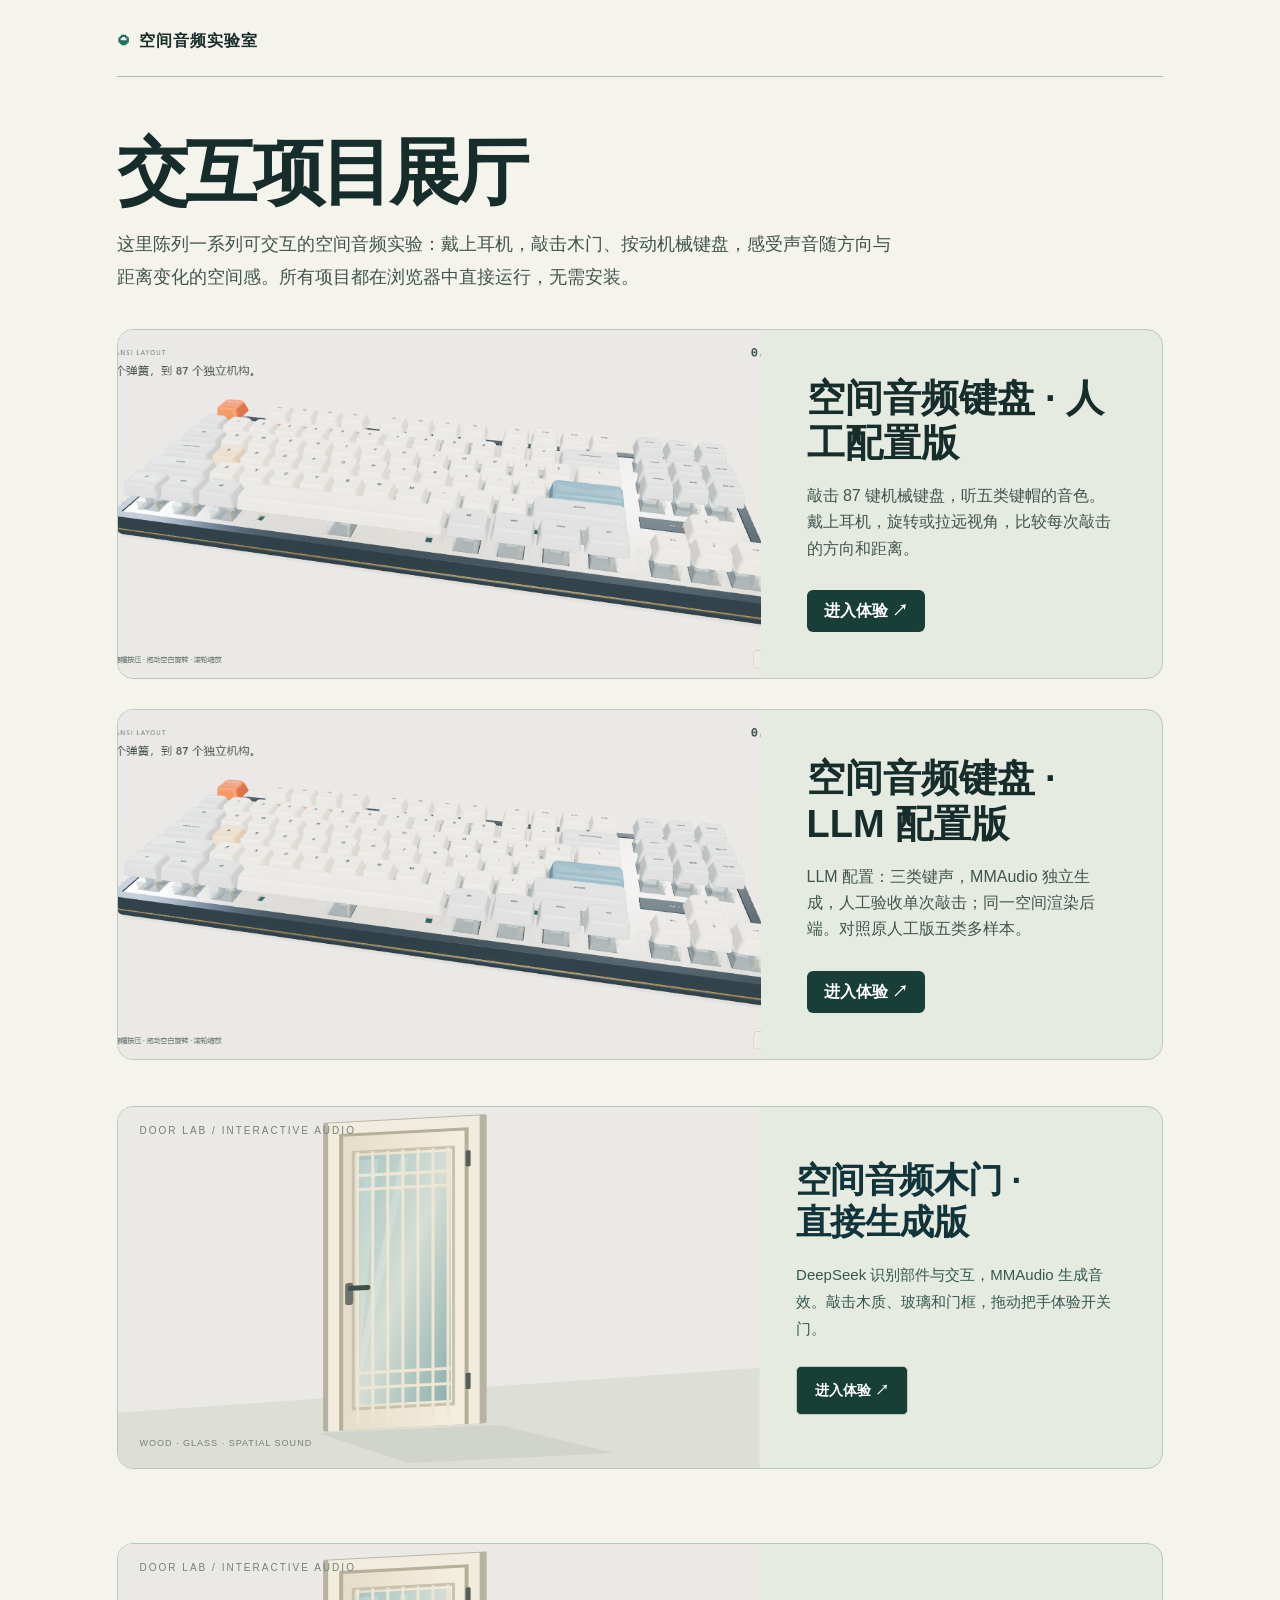
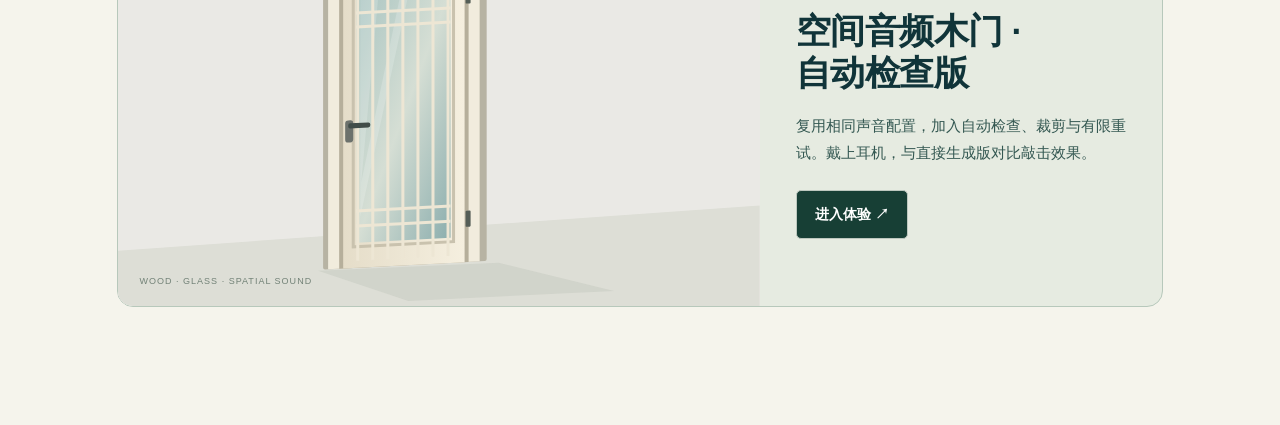
<file: index.html>
<!doctype html>
<html lang="zh-CN"><head><meta charset="utf-8"><meta name="viewport" content="width=device-width,initial-scale=1"><title>项目展厅 · 空间音频</title>
<style>
:root{color-scheme:light;font:16px/1.65 "Segoe UI","Microsoft YaHei",sans-serif;color:#172d2c;background:#f5f4ec}*{box-sizing:border-box}body{max-width:1200px;margin:auto;padding:0 clamp(20px,6vw,80px) 60px}header{padding:23px 0 17px;border-bottom:1px solid #aeb8ac;display:flex;gap:10px;align-items:center;font-weight:650;letter-spacing:.06em}header i{font-size:22px;font-style:normal;color:#21705f}h1{font-size:clamp(38px,6vw,72px);line-height:1.15;letter-spacing:-.055em;margin:54px 0 28px}article{margin:16px 0 30px}article a{display:grid;grid-template-columns:1.6fr 1fr;text-decoration:none;color:inherit;background:#e6ebe1;border:1px solid #bdc8bf;border-radius:16px;overflow:hidden}a:focus-visible{outline:4px solid #047b67;outline-offset:4px}.image{margin:0;min-height:250px;display:grid;background:#152a2c}.image img{width:100%;height:100%;object-fit:cover}.copy{padding:clamp(22px,4vw,46px);display:flex;align-items:flex-start;justify-content:center;flex-direction:column}h2{font-size:clamp(24px,3vw,38px);line-height:1.2;margin:0}.copy p{color:#41544f;font-size:16px;margin:16px 0 28px}.open{border-radius:6px;background:#183e37;color:white;padding:8px 17px;font-weight:600}a:hover .open{background:#28634f}@media(max-width:700px){article a{grid-template-columns:1fr}.image{min-height:140px}h1{margin-top:30px}}.intro{max-width:780px;color:#41544f;font-size:clamp(16px,2vw,18px);line-height:1.85;margin:-14px 0 34px}
</style></head><body><header><i aria-hidden="true">◒</i>空间音频实验室</header><main><h1>交互项目展厅</h1><p class="intro">这里陈列一系列可交互的空间音频实验：戴上耳机，敲击木门、按动机械键盘，感受声音随方向与距离变化的空间感。所有项目都在浏览器中直接运行，无需安装。</p><div id="projects"></div></main>
<script type="module">
import {projects} from './projects.js';
for(const p of projects){
  const card=document.createElement('article'),link=document.createElement('a');link.href=p.url;
  if(p.cover){const figure=document.createElement('figure'),img=document.createElement('img');figure.className='image';img.src=p.cover;img.alt=p.alt||'';figure.append(img);link.append(figure);}
  const copy=document.createElement('div'),name=document.createElement('h2'),desc=document.createElement('p'),open=document.createElement('span');copy.className='copy';name.textContent=p.title;desc.textContent=p.description;open.className='open';open.textContent='进入体验 ↗';copy.append(name,desc,open);link.append(copy);card.append(link);document.querySelector('#projects').append(card);
}
</script><!-- door-comparison:start --><style>
#door-comparison{box-sizing:border-box;max-width:1120px;margin:28px auto;padding:0;display:grid;gap:28px;font-family:inherit;color:#103439;background:transparent}
#door-comparison *{box-sizing:border-box}
#door-comparison .door-project{display:grid;grid-template-columns:61.5% 38.5%;border:1px solid #b7c8bb;border-radius:16px;overflow:hidden;background:#e6ebe1;min-width:0}
#door-comparison .door-cover{display:block;width:100%;height:100%;min-height:290px;object-fit:cover;background:#eae9e5}
#door-comparison .door-copy{padding:40px 36px;display:flex;flex-direction:column;align-items:flex-start;justify-content:center}
#door-comparison h2{font-size:clamp(23px,2.7vw,36px);line-height:1.2;margin:0 0 18px;font-weight:800;letter-spacing:-.6px;color:#103439}
#door-comparison p{font-size:15px;line-height:1.8;margin:0 0 24px;color:#345852}
#door-comparison a.door-enter{display:inline-block;padding:12px 18px;background:#173f35;color:#fff;border-radius:5px;text-decoration:none;font-weight:700;font-size:14px}
#door-comparison a.door-enter:hover{background:#285c4c}#door-comparison a:focus-visible{outline:3px solid #6e9475;outline-offset:4px}
@media(max-width:650px){#door-comparison .door-project{grid-template-columns:1fr}#door-comparison .door-cover{min-height:0;aspect-ratio:16/9}#door-comparison .door-copy{padding:26px}#door-comparison{margin:24px 0}}
</style><section id="door-comparison" aria-label="空间音频木门项目"><article class="door-project"><img class="door-cover" src="./door-covers/door-v1.svg" alt="带格栅玻璃和金属把手的木门插画"/><div class="door-copy"><h2>空间音频木门 ·<br>直接生成版</h2><p>DeepSeek 识别部件与交互，MMAudio 生成音效。敲击木质、玻璃和门框，拖动把手体验开关门。</p><a class="door-enter" href="./projects/door-generated/">进入体验 ↗</a></div></article><article class="door-project"><img class="door-cover" src="./door-covers/door-v1.svg" alt="带格栅玻璃和金属把手的木门插画"/><div class="door-copy"><h2>空间音频木门 ·<br>自动检查版</h2><p>复用相同声音配置，加入自动检查、裁剪与有限重试。戴上耳机，与直接生成版对比敲击效果。</p><a class="door-enter" href="./projects/door-checked/">进入体验 ↗</a></div></article></section><script>(()=>{function fit(){const section=document.getElementById('door-comparison');const link=[...document.querySelectorAll('a[href]')].find(a=>!section.contains(a)&&/keyboard/i.test(a.getAttribute('href')));if(!link)return;let e=link;while(e&&e!==document.body){const r=e.getBoundingClientRect();const cs=getComputedStyle(e);if(r.width>450&&(e.querySelector('img')||cs.display==='grid'||cs.display==='flex')){section.style.maxWidth=r.width+'px';break;}e=e.parentElement;}}window.addEventListener('load',fit);window.addEventListener('resize',fit);fit();})();</script><!-- door-comparison:end -->
</body></html>
</file>
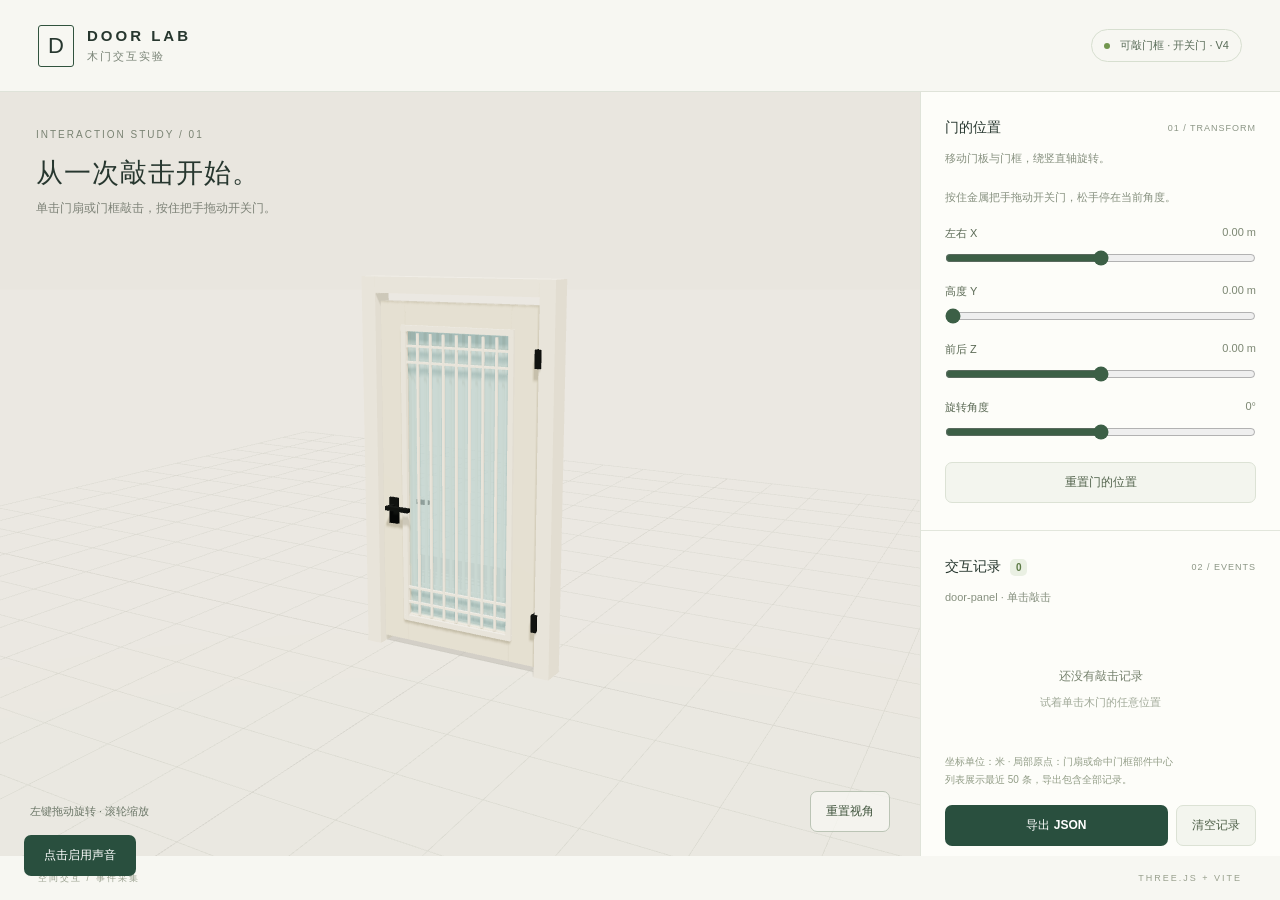
<file: projects/door-checked/index.html>
<!doctype html>
<html lang="zh-CN">
  <head>
    <meta charset="UTF-8" />
    <meta name="viewport" content="width=device-width, initial-scale=1.0" />
    <meta name="theme-color" content="#e9e6df" />
    <title>Door Lab · 木门交互实验</title>
    <script type="module" crossorigin src="./assets/index-1VOXRAPU.js"></script>
    <link rel="stylesheet" crossorigin href="./assets/index-BPGrjDKr.css">
  </head>
  <body>
    <div class="app">
      <header>
        <div class="brand"><span class="brand-icon">D</span><div><h1>DOOR LAB</h1><p>木门交互实验</p></div></div>
        <span class="badge"><i></i> 可敲门框 · 开关门 · V4</span>
      </header>
      <main>
        <section class="viewport" aria-label="三维木门场景">
          <div class="scene-heading"><span class="eyebrow">INTERACTION STUDY / 01</span><h2>从一次敲击开始。</h2><p>单击门扇或门框敲击，按住把手拖动开关门。</p></div>
          <div id="scene"></div>
          <div class="scene-footer"><span>左键拖动旋转 · 滚轮缩放</span><button id="reset-camera" class="quiet">重置视角</button></div>
          <div id="scene-error" role="alert" hidden></div>
        </section>
        <aside>
          <section class="panel">
            <div class="section-title"><h2>门的位置</h2><span>01 / TRANSFORM</span></div>
            <p class="muted">移动门板与门框，绕竖直轴旋转。</p>
            <p class="muted">按住金属把手拖动开关门，松手停在当前角度。</p><form id="transform-controls">
              <label for="position-x">左右 X <output id="value-x">0.00 m</output></label>
              <input id="position-x" name="x" type="range" min="-2" max="2" step="0.01" value="0" />
              <label for="position-y">高度 Y <output id="value-y">0.00 m</output></label>
              <input id="position-y" name="y" type="range" min="0" max="1.5" step="0.01" value="0" />
              <label for="position-z">前后 Z <output id="value-z">0.00 m</output></label>
              <input id="position-z" name="z" type="range" min="-2" max="2" step="0.01" value="0" />
              <label for="rotation-y">旋转角度 <output id="value-rotation">0°</output></label>
              <input id="rotation-y" name="rotation" type="range" min="-180" max="180" step="1" value="0" />
              <button id="reset-door" type="button" class="secondary">重置门的位置</button>
            </form>
          </section>
          <section class="panel events-panel">
            <div class="section-title"><h2>交互记录 <span id="event-count" class="count">0</span></h2><span>02 / EVENTS</span></div>
            <p class="muted">door-panel · 单击敲击 <span id="event-status" role="status" aria-live="polite"></span></p>
            <div id="event-list"><p class="empty">还没有敲击记录<br><span>试着单击木门的任意位置</span></p></div>
            <p class="coordinate-note">坐标单位：米 · 局部原点：门扇或命中门框部件中心<br>列表展示最近 50 条，导出包含全部记录。</p>
            <div class="actions"><button id="export-events">导出 JSON</button><button id="clear-events" class="secondary">清空记录</button></div>
          </section>
        </aside>
      </main>
      <footer><span>空间交互 / 事件采集</span><span>THREE.JS + VITE</span></footer>
    </div>
  </body>
</html>
</file>
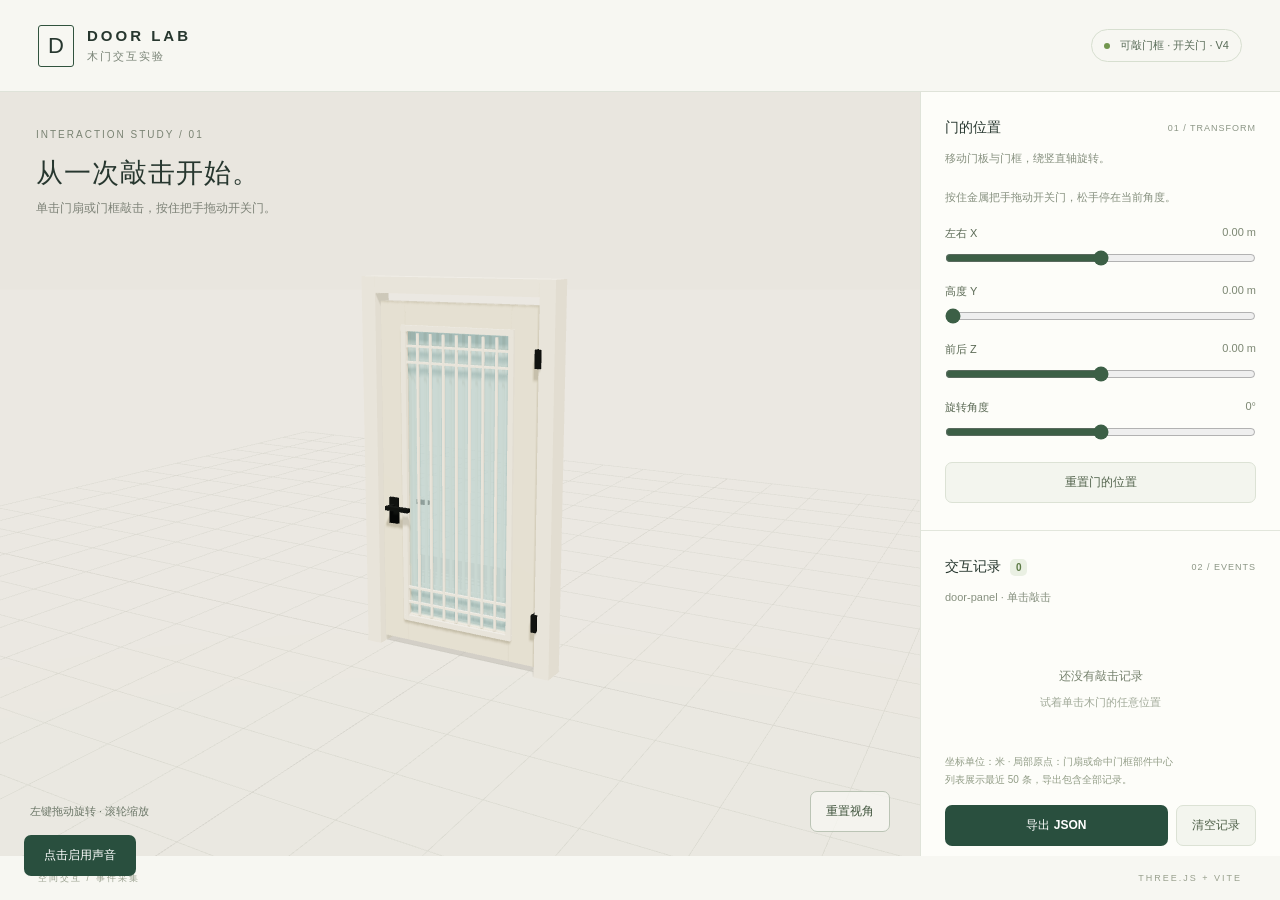
<file: projects/door-generated/index.html>
<!doctype html>
<html lang="zh-CN">
  <head>
    <meta charset="UTF-8" />
    <meta name="viewport" content="width=device-width, initial-scale=1.0" />
    <meta name="theme-color" content="#e9e6df" />
    <title>Door Lab · 木门交互实验</title>
    <script type="module" crossorigin src="./assets/index-RiJ3pkN9.js"></script>
    <link rel="stylesheet" crossorigin href="./assets/index-BPGrjDKr.css">
  </head>
  <body>
    <div class="app">
      <header>
        <div class="brand"><span class="brand-icon">D</span><div><h1>DOOR LAB</h1><p>木门交互实验</p></div></div>
        <span class="badge"><i></i> 可敲门框 · 开关门 · V4</span>
      </header>
      <main>
        <section class="viewport" aria-label="三维木门场景">
          <div class="scene-heading"><span class="eyebrow">INTERACTION STUDY / 01</span><h2>从一次敲击开始。</h2><p>单击门扇或门框敲击，按住把手拖动开关门。</p></div>
          <div id="scene"></div>
          <div class="scene-footer"><span>左键拖动旋转 · 滚轮缩放</span><button id="reset-camera" class="quiet">重置视角</button></div>
          <div id="scene-error" role="alert" hidden></div>
        </section>
        <aside>
          <section class="panel">
            <div class="section-title"><h2>门的位置</h2><span>01 / TRANSFORM</span></div>
            <p class="muted">移动门板与门框，绕竖直轴旋转。</p>
            <p class="muted">按住金属把手拖动开关门，松手停在当前角度。</p><form id="transform-controls">
              <label for="position-x">左右 X <output id="value-x">0.00 m</output></label>
              <input id="position-x" name="x" type="range" min="-2" max="2" step="0.01" value="0" />
              <label for="position-y">高度 Y <output id="value-y">0.00 m</output></label>
              <input id="position-y" name="y" type="range" min="0" max="1.5" step="0.01" value="0" />
              <label for="position-z">前后 Z <output id="value-z">0.00 m</output></label>
              <input id="position-z" name="z" type="range" min="-2" max="2" step="0.01" value="0" />
              <label for="rotation-y">旋转角度 <output id="value-rotation">0°</output></label>
              <input id="rotation-y" name="rotation" type="range" min="-180" max="180" step="1" value="0" />
              <button id="reset-door" type="button" class="secondary">重置门的位置</button>
            </form>
          </section>
          <section class="panel events-panel">
            <div class="section-title"><h2>交互记录 <span id="event-count" class="count">0</span></h2><span>02 / EVENTS</span></div>
            <p class="muted">door-panel · 单击敲击 <span id="event-status" role="status" aria-live="polite"></span></p>
            <div id="event-list"><p class="empty">还没有敲击记录<br><span>试着单击木门的任意位置</span></p></div>
            <p class="coordinate-note">坐标单位：米 · 局部原点：门扇或命中门框部件中心<br>列表展示最近 50 条，导出包含全部记录。</p>
            <div class="actions"><button id="export-events">导出 JSON</button><button id="clear-events" class="secondary">清空记录</button></div>
          </section>
        </aside>
      </main>
      <footer><span>空间交互 / 事件采集</span><span>THREE.JS + VITE</span></footer>
    </div>
  </body>
</html>
</file>
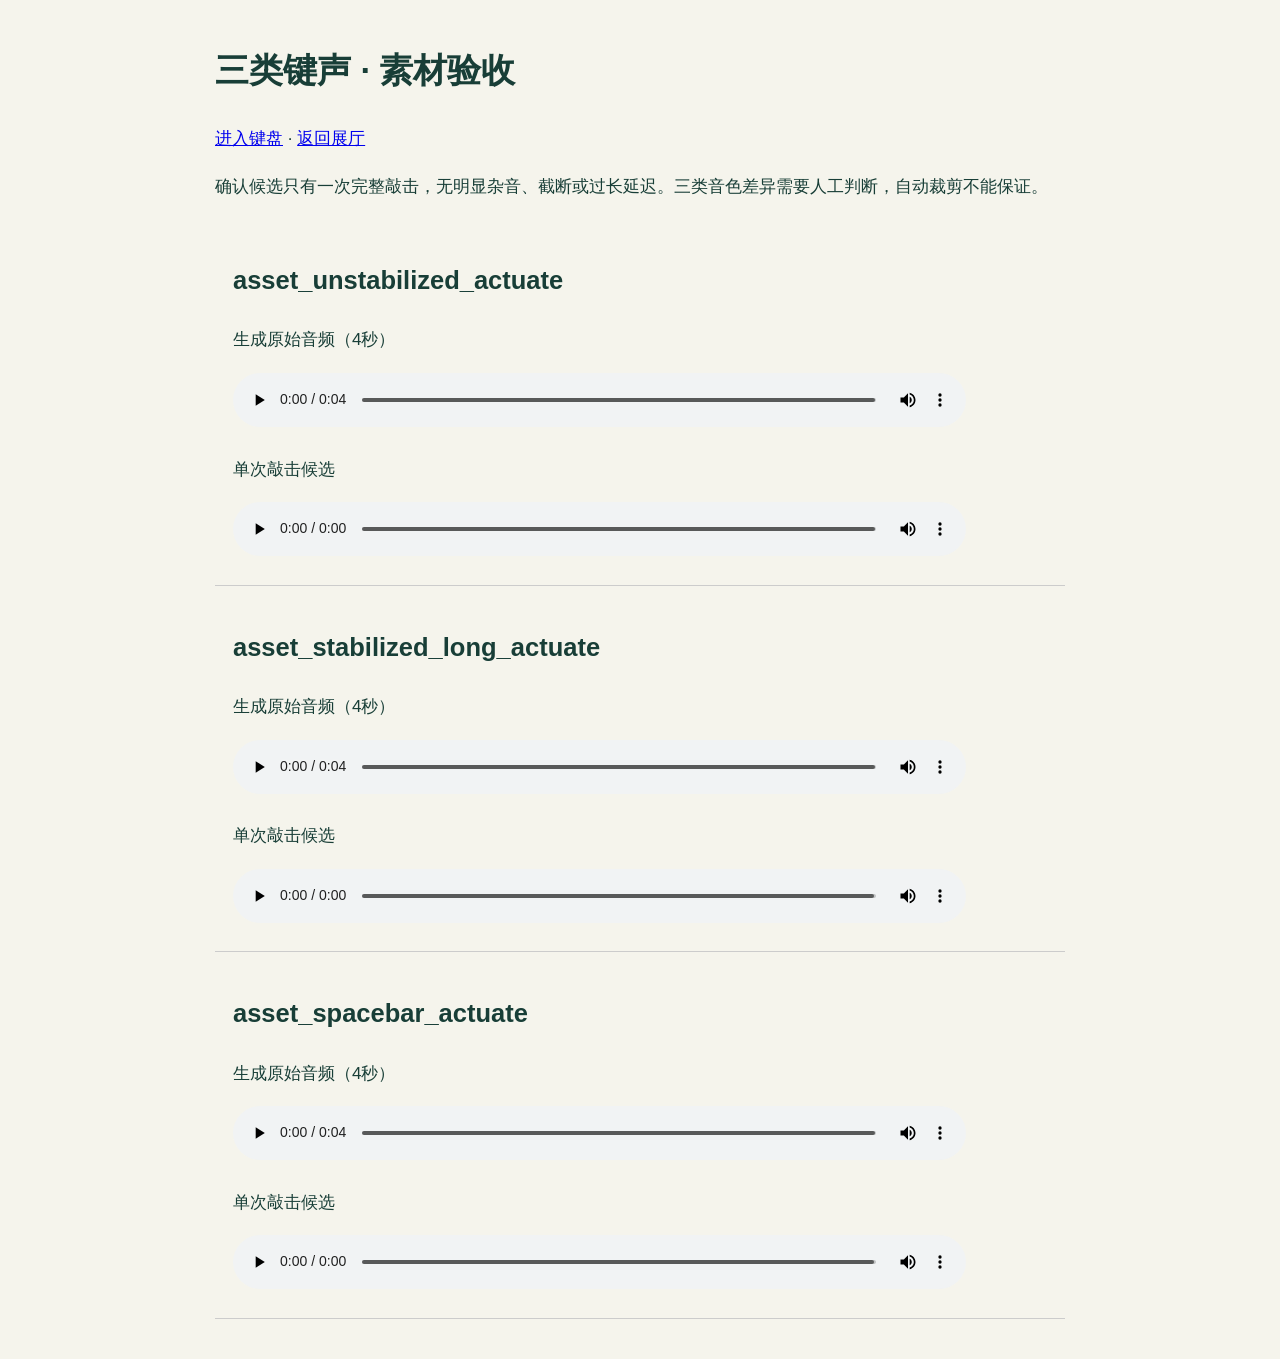
<file: projects/keyboard-llm-v2/review.html>
<!doctype html><meta charset="utf-8"><title>LLM 音效验收</title><style>body{max-width:850px;margin:40px auto;font:17px/1.8 sans-serif;background:#f5f4ec;color:#183e37}section{padding:18px;border-bottom:1px solid #ccc}audio{width:90%}</style><h1>三类键声 · 素材验收</h1><p><a href="./">进入键盘</a> · <a href="../../">返回展厅</a></p><p>确认候选只有一次完整敲击，无明显杂音、截断或过长延迟。三类音色差异需要人工判断，自动裁剪不能保证。</p><section><h2>asset_unstabilized_actuate</h2><p>生成原始音频（4秒）</p><audio controls src="raw/asset_unstabilized_actuate.flac"></audio><p>单次敲击候选</p><audio controls src="audio/llm-v2/unstabilized.wav"></audio></section><section><h2>asset_stabilized_long_actuate</h2><p>生成原始音频（4秒）</p><audio controls src="raw/asset_stabilized_long_actuate.flac"></audio><p>单次敲击候选</p><audio controls src="audio/llm-v2/stabilized_long.wav"></audio></section><section><h2>asset_spacebar_actuate</h2><p>生成原始音频（4秒）</p><audio controls src="raw/asset_spacebar_actuate.flac"></audio><p>单次敲击候选</p><audio controls src="audio/llm-v2/spacebar.wav"></audio></section>
</file>
<file: projects/door-checked/assets/index-BPGrjDKr.css>
:root{font-family:Inter,Segoe UI,Microsoft YaHei,sans-serif;color:#27372f;background:#f7f7f2;font-synthesis:none;font-weight:400}*{box-sizing:border-box}body{margin:0}button,input{font:inherit}button{cursor:pointer;border:0;border-radius:7px;background:#294f3e;color:#fff;padding:11px 15px;font-size:12px;font-weight:600}button:hover{filter:brightness(1.1)}button:focus-visible,input:focus-visible{outline:3px solid #8dba54;outline-offset:3px}.app{max-width:1800px;margin:auto}header{height:92px;display:flex;align-items:center;justify-content:space-between;padding:0 38px;border-bottom:1px solid #dfe3d9}.brand{display:flex;gap:13px;align-items:center}.brand-icon{display:grid;place-items:center;width:36px;height:42px;border:1px solid #31533e;border-radius:3px;font-size:22px}.brand h1{font-size:15px;letter-spacing:3px;margin:0}.brand p{font-size:11px;color:#798376;margin:5px 0 0;letter-spacing:2px}.badge{border:1px solid #d7dfd0;border-radius:20px;padding:8px 12px;font-size:11px;color:#586b57}.badge i{display:inline-block;width:6px;height:6px;border-radius:50%;background:#72964e;margin-right:7px}main{display:grid;grid-template-columns:minmax(0,1fr) 360px;min-height:720px;height:calc(100vh - 136px);max-height:1200px}.viewport{position:relative;min-width:0;overflow:hidden;background:#e9e6df}#scene{position:absolute;inset:0}#scene canvas{display:block;width:100%;height:100%;touch-action:none}.scene-heading{position:absolute;left:36px;top:32px;z-index:1;pointer-events:none}.eyebrow{font-size:10px;letter-spacing:2px;color:#7a8373}.scene-heading h2{font-size:27px;font-weight:500;letter-spacing:1px;margin:13px 0 9px}.scene-heading p{color:#7d8277;font-size:12px;margin:0}.scene-footer{position:absolute;bottom:24px;left:30px;right:30px;display:flex;align-items:center;justify-content:space-between;pointer-events:none;font-size:11px;color:#6c7768}.scene-footer button{pointer-events:auto}.quiet{background:#f7f7f2c9;color:#40543d;border:1px solid #bbc4b5}aside{display:flex;flex-direction:column;background:#fdfdf9;border-left:1px solid #dfe3d9;min-height:0}.panel{padding:27px 24px;border-bottom:1px solid #e2e6dc}.section-title{display:flex;align-items:center;justify-content:space-between;gap:10px}.section-title h2{font-size:14px;margin:0;font-weight:600}.section-title>span{font-size:9px;letter-spacing:1px;color:#8c9686}.muted{font-size:11px;color:#86907f;line-height:1.7;margin:12px 0 20px}.muted #event-status{float:right;color:#557a48;font-size:10px}form label{display:flex;justify-content:space-between;font-size:11px;color:#5b6a55;margin-top:14px}output{font-variant-numeric:tabular-nums;color:#7c8773}input[type=range]{width:100%;accent-color:#3c5f46;height:16px;margin:9px 0 0;cursor:pointer}.secondary{background:#f3f5ee;color:#52634c;border:1px solid #dce2d5}#reset-door{width:100%;margin-top:18px}.events-panel{display:flex;flex-direction:column;flex:1;min-height:0;border-bottom:0}.count{display:inline-block;background:#eaf0e3;color:#5c7945;font-size:10px;border-radius:5px;padding:3px 6px;margin-left:5px}#event-list{flex:1;min-height:110px;overflow:auto}.empty{text-align:center;font-size:12px;color:#75816d;padding:24px 0;line-height:2.2}.empty span{font-size:11px;color:#a0a998}.event-card{padding:12px 0;border-bottom:1px solid #e7ebdf}.event-title{display:flex;justify-content:space-between;align-items:center}.event-title strong{font-size:11px;color:#3d6044}.event-title time{font-size:9px;color:#939c8c;font-variant-numeric:tabular-nums}.event-card pre{font-family:Consolas,monospace;font-size:10px;line-height:1.8;color:#6b7861;margin:7px 0 0;white-space:pre-wrap}.coordinate-note{color:#929d87;font-size:10px;line-height:1.8;margin:16px 0}.actions{display:flex;gap:8px}.actions button:first-child{flex:1}footer{height:44px;padding:0 38px;display:flex;align-items:center;justify-content:space-between;color:#99a08e;font-size:9px;letter-spacing:2px}#scene-error{position:absolute;inset:40% 10% auto;background:#fff9ee;border:1px solid #ccbfa7;border-radius:8px;padding:20px;font-size:14px;z-index:3}@media(max-width:900px){main{grid-template-columns:minmax(0,1fr) 310px}.panel{padding:22px 17px}.scene-heading{left:22px}.scene-heading h2{font-size:23px}header{padding:0 22px}}@media(max-width:680px){header{height:76px;padding:0 18px}.badge{font-size:10px}main{display:flex;flex-direction:column;height:auto;max-height:none;min-height:0}.viewport{height:62vh;min-height:420px}.scene-heading{top:22px}.scene-footer{left:18px;right:18px;bottom:18px}aside{border-left:0}.events-panel{min-height:360px}#event-list{max-height:320px}.panel{padding:24px}footer{padding:0 22px}}
</file>
<file: projects/door-generated/assets/index-BPGrjDKr.css>
:root{font-family:Inter,Segoe UI,Microsoft YaHei,sans-serif;color:#27372f;background:#f7f7f2;font-synthesis:none;font-weight:400}*{box-sizing:border-box}body{margin:0}button,input{font:inherit}button{cursor:pointer;border:0;border-radius:7px;background:#294f3e;color:#fff;padding:11px 15px;font-size:12px;font-weight:600}button:hover{filter:brightness(1.1)}button:focus-visible,input:focus-visible{outline:3px solid #8dba54;outline-offset:3px}.app{max-width:1800px;margin:auto}header{height:92px;display:flex;align-items:center;justify-content:space-between;padding:0 38px;border-bottom:1px solid #dfe3d9}.brand{display:flex;gap:13px;align-items:center}.brand-icon{display:grid;place-items:center;width:36px;height:42px;border:1px solid #31533e;border-radius:3px;font-size:22px}.brand h1{font-size:15px;letter-spacing:3px;margin:0}.brand p{font-size:11px;color:#798376;margin:5px 0 0;letter-spacing:2px}.badge{border:1px solid #d7dfd0;border-radius:20px;padding:8px 12px;font-size:11px;color:#586b57}.badge i{display:inline-block;width:6px;height:6px;border-radius:50%;background:#72964e;margin-right:7px}main{display:grid;grid-template-columns:minmax(0,1fr) 360px;min-height:720px;height:calc(100vh - 136px);max-height:1200px}.viewport{position:relative;min-width:0;overflow:hidden;background:#e9e6df}#scene{position:absolute;inset:0}#scene canvas{display:block;width:100%;height:100%;touch-action:none}.scene-heading{position:absolute;left:36px;top:32px;z-index:1;pointer-events:none}.eyebrow{font-size:10px;letter-spacing:2px;color:#7a8373}.scene-heading h2{font-size:27px;font-weight:500;letter-spacing:1px;margin:13px 0 9px}.scene-heading p{color:#7d8277;font-size:12px;margin:0}.scene-footer{position:absolute;bottom:24px;left:30px;right:30px;display:flex;align-items:center;justify-content:space-between;pointer-events:none;font-size:11px;color:#6c7768}.scene-footer button{pointer-events:auto}.quiet{background:#f7f7f2c9;color:#40543d;border:1px solid #bbc4b5}aside{display:flex;flex-direction:column;background:#fdfdf9;border-left:1px solid #dfe3d9;min-height:0}.panel{padding:27px 24px;border-bottom:1px solid #e2e6dc}.section-title{display:flex;align-items:center;justify-content:space-between;gap:10px}.section-title h2{font-size:14px;margin:0;font-weight:600}.section-title>span{font-size:9px;letter-spacing:1px;color:#8c9686}.muted{font-size:11px;color:#86907f;line-height:1.7;margin:12px 0 20px}.muted #event-status{float:right;color:#557a48;font-size:10px}form label{display:flex;justify-content:space-between;font-size:11px;color:#5b6a55;margin-top:14px}output{font-variant-numeric:tabular-nums;color:#7c8773}input[type=range]{width:100%;accent-color:#3c5f46;height:16px;margin:9px 0 0;cursor:pointer}.secondary{background:#f3f5ee;color:#52634c;border:1px solid #dce2d5}#reset-door{width:100%;margin-top:18px}.events-panel{display:flex;flex-direction:column;flex:1;min-height:0;border-bottom:0}.count{display:inline-block;background:#eaf0e3;color:#5c7945;font-size:10px;border-radius:5px;padding:3px 6px;margin-left:5px}#event-list{flex:1;min-height:110px;overflow:auto}.empty{text-align:center;font-size:12px;color:#75816d;padding:24px 0;line-height:2.2}.empty span{font-size:11px;color:#a0a998}.event-card{padding:12px 0;border-bottom:1px solid #e7ebdf}.event-title{display:flex;justify-content:space-between;align-items:center}.event-title strong{font-size:11px;color:#3d6044}.event-title time{font-size:9px;color:#939c8c;font-variant-numeric:tabular-nums}.event-card pre{font-family:Consolas,monospace;font-size:10px;line-height:1.8;color:#6b7861;margin:7px 0 0;white-space:pre-wrap}.coordinate-note{color:#929d87;font-size:10px;line-height:1.8;margin:16px 0}.actions{display:flex;gap:8px}.actions button:first-child{flex:1}footer{height:44px;padding:0 38px;display:flex;align-items:center;justify-content:space-between;color:#99a08e;font-size:9px;letter-spacing:2px}#scene-error{position:absolute;inset:40% 10% auto;background:#fff9ee;border:1px solid #ccbfa7;border-radius:8px;padding:20px;font-size:14px;z-index:3}@media(max-width:900px){main{grid-template-columns:minmax(0,1fr) 310px}.panel{padding:22px 17px}.scene-heading{left:22px}.scene-heading h2{font-size:23px}header{padding:0 22px}}@media(max-width:680px){header{height:76px;padding:0 18px}.badge{font-size:10px}main{display:flex;flex-direction:column;height:auto;max-height:none;min-height:0}.viewport{height:62vh;min-height:420px}.scene-heading{top:22px}.scene-footer{left:18px;right:18px;bottom:18px}aside{border-left:0}.events-panel{min-height:360px}#event-list{max-height:320px}.panel{padding:24px}footer{padding:0 22px}}
</file>
